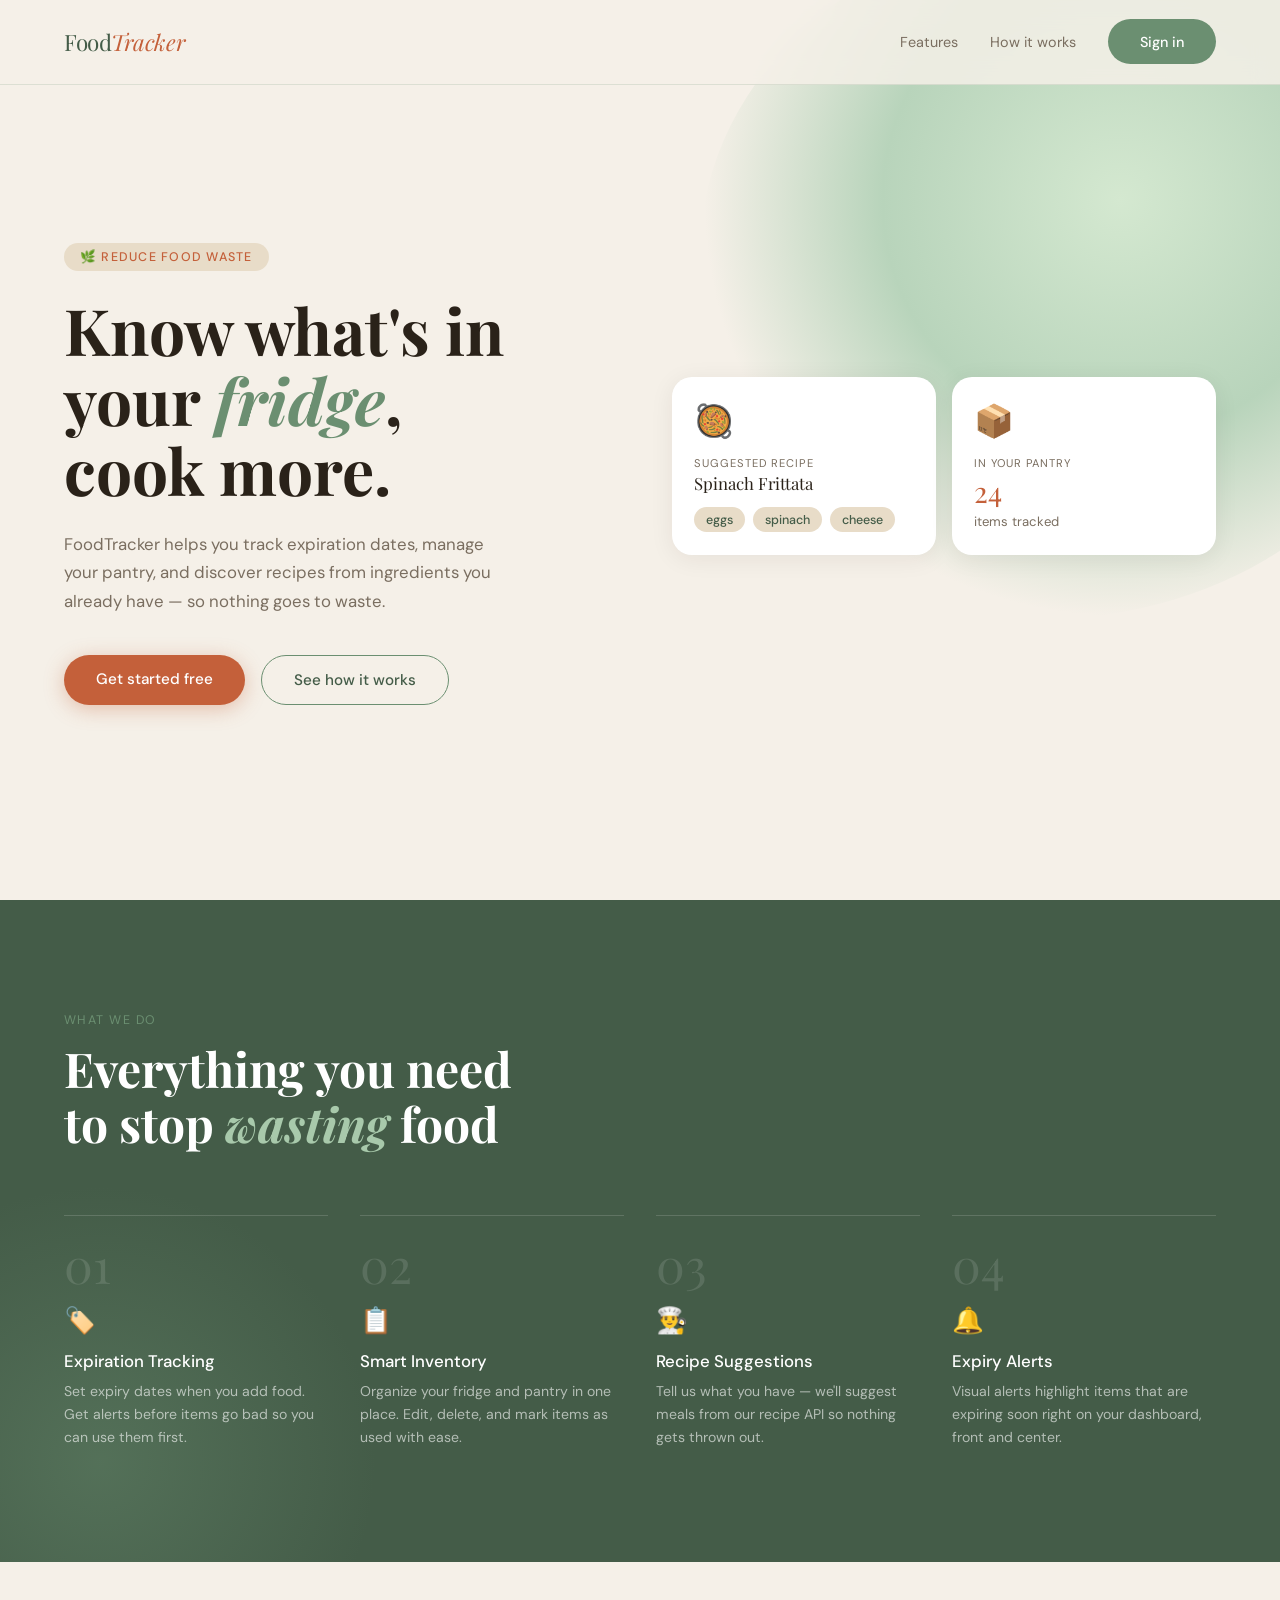
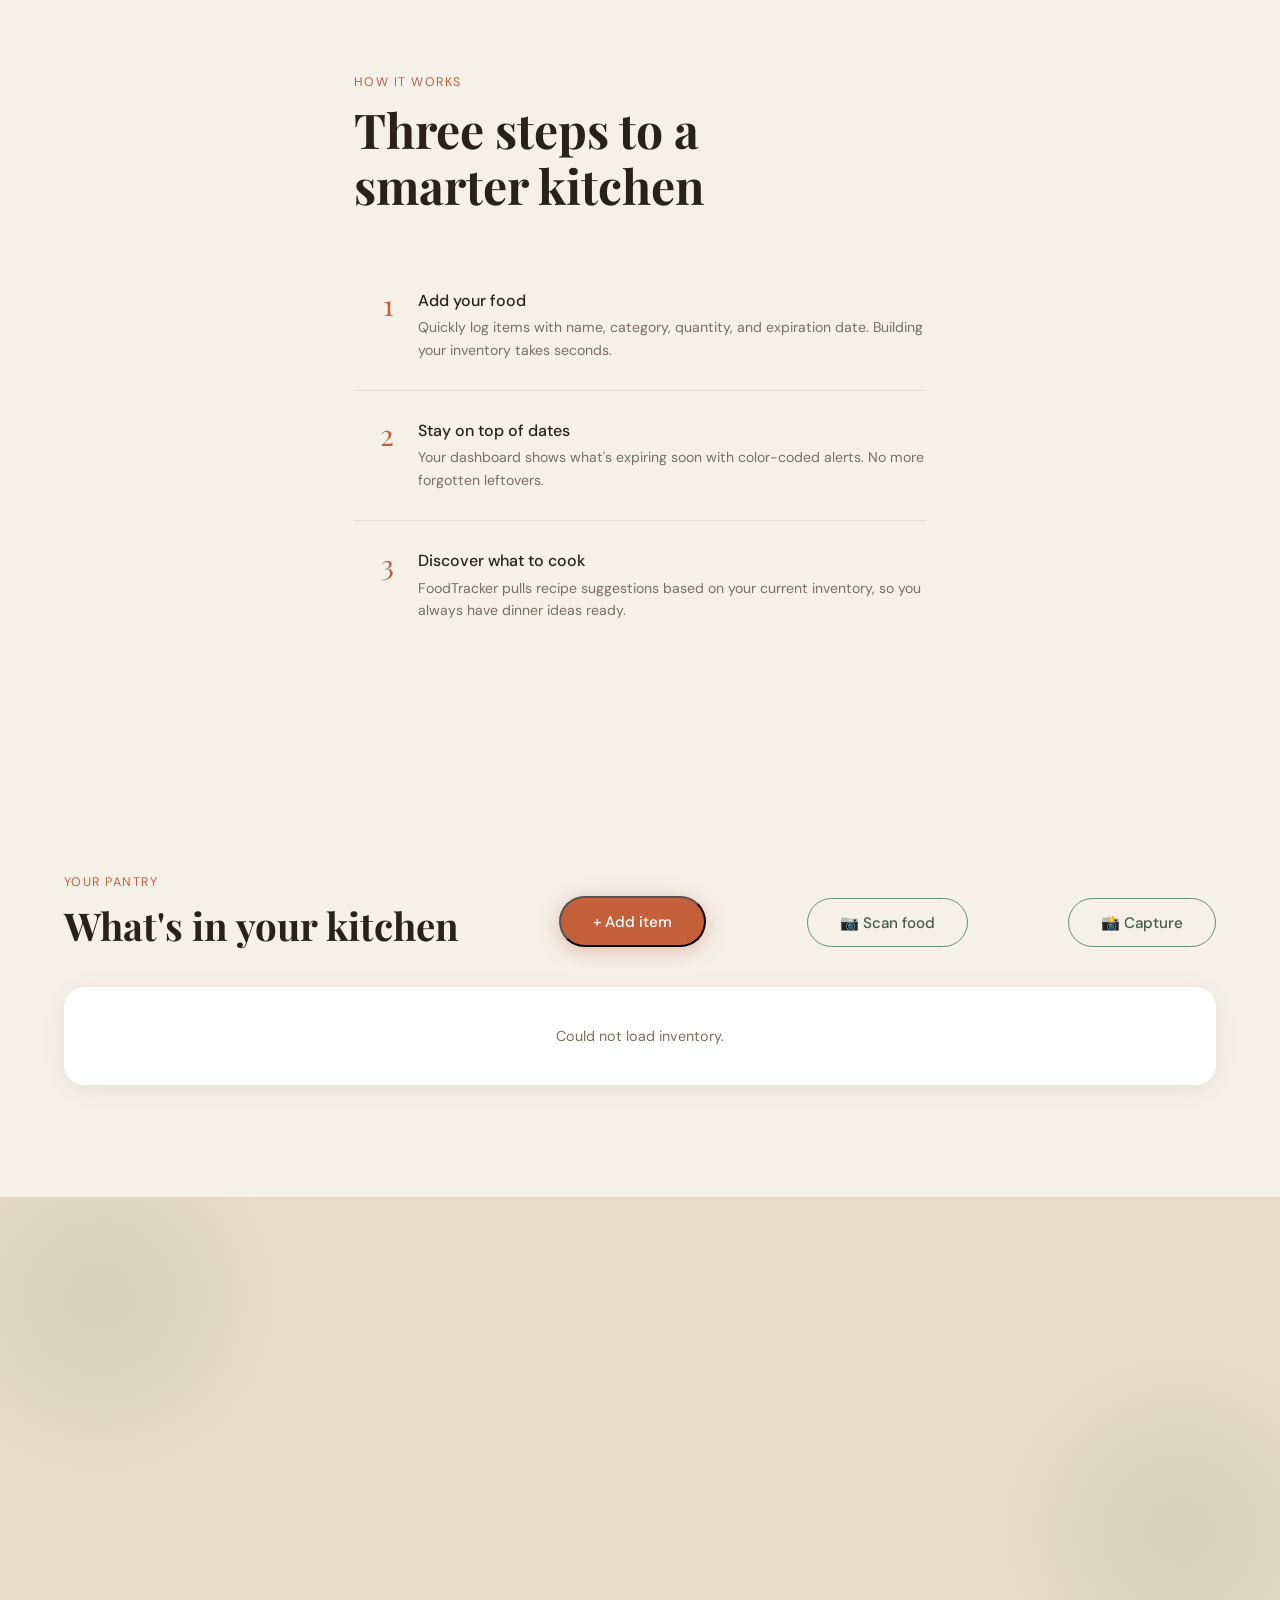
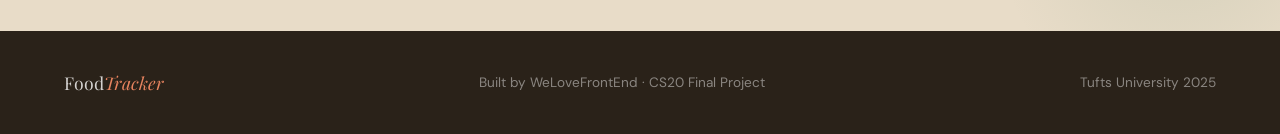
<file: index.html>
<!DOCTYPE html>
<html lang="en">
<head>
  <meta charset="UTF-8" />
  <meta name="viewport" content="width=device-width, initial-scale=1.0" />
  <title>FoodTracker — Waste Less, Cook More</title>
  <link href="https://fonts.googleapis.com/css2?family=Playfair+Display:ital,wght@0,700;1,400&family=DM+Sans:wght@300;400;500&display=swap" rel="stylesheet" />
  <link rel="stylesheet" href="styles.css" />
</head>
<body>

  <nav>
    <a class="nav-logo" href="#">Food<span>Tracker</span></a>
    <div class="nav-links">
      <a href="#features">Features</a>
      <a href="#how">How it works</a>
      <a href="login.html" class="btn btn-nav">Sign in</a>
    </div>
  </nav>

  <section class="hero">
    <div class="hero-text">
      <span class="tag">🌿 Reduce food waste</span>
      <h1>Know what's in<br>your <em>fridge</em>,<br>cook more.</h1>
      <p class="hero-sub">FoodTracker helps you track expiration dates, manage your pantry, and discover recipes from ingredients you already have — so nothing goes to waste.</p>
      <div class="hero-actions">
        <a href="register.html" class="btn btn-primary">Get started free</a>
        <a href="#how" class="btn btn-secondary">See how it works</a>
      </div>
    </div>

    <div class="hero-visual">
      <div class="card">
        <span class="card-icon">🥘</span>
        <span class="card-label">Suggested recipe</span>
        <div class="card-title">Spinach Frittata</div>
        <div class="recipe-chips">
          <span class="chip">eggs</span>
          <span class="chip">spinach</span>
          <span class="chip">cheese</span>
        </div>
      </div>
      <div class="card">
        <span class="card-icon">📦</span>
        <span class="card-label">In your pantry</span>
        <div class="card-title" style="font-size:1.8rem;font-family:'Playfair Display',serif;color:var(--rust);">24</div>
        <div style="font-size:0.82rem;color:var(--muted);margin-top:0.2rem;">items tracked</div>
      </div>
    </div>
  </section>

  <section class="features" id="features">
    <div class="reveal">
      <span class="section-tag">What we do</span>
      <h2 class="section-title">Everything you need to stop <em>wasting</em> food</h2>
    </div>
    <div class="feat-grid">
      <div class="feat-item reveal">
        <div class="feat-num">01</div>
        <span class="feat-icon">🏷️</span>
        <div class="feat-title">Expiration Tracking</div>
        <p class="feat-desc">Set expiry dates when you add food. Get alerts before items go bad so you can use them first.</p>
      </div>
      <div class="feat-item reveal">
        <div class="feat-num">02</div>
        <span class="feat-icon">📋</span>
        <div class="feat-title">Smart Inventory</div>
        <p class="feat-desc">Organize your fridge and pantry in one place. Edit, delete, and mark items as used with ease.</p>
      </div>
      <div class="feat-item reveal">
        <div class="feat-num">03</div>
        <span class="feat-icon">👨‍🍳</span>
        <div class="feat-title">Recipe Suggestions</div>
        <p class="feat-desc">Tell us what you have — we'll suggest meals from our recipe API so nothing gets thrown out.</p>
      </div>
      <div class="feat-item reveal">
        <div class="feat-num">04</div>
        <span class="feat-icon">🔔</span>
        <div class="feat-title">Expiry Alerts</div>
        <p class="feat-desc">Visual alerts highlight items that are expiring soon right on your dashboard, front and center.</p>
      </div>
    </div>
  </section>

  <section class="how" id="how">
    <div>
      <span class="section-tag" style="color:var(--rust);">How it works</span>
      <h2 class="section-title" style="max-width:400px;margin-bottom:0;">Three steps to a smarter kitchen</h2>
      <div class="how-steps" style="margin-top:3rem;">
        <div class="step reveal">
          <div class="step-num">1</div>
          <div class="step-content">
            <h3>Add your food</h3>
            <p>Quickly log items with name, category, quantity, and expiration date. Building your inventory takes seconds.</p>
          </div>
        </div>
        <div class="step reveal">
          <div class="step-num">2</div>
          <div class="step-content">
            <h3>Stay on top of dates</h3>
            <p>Your dashboard shows what's expiring soon with color-coded alerts. No more forgotten leftovers.</p>
          </div>
        </div>
        <div class="step reveal">
          <div class="step-num">3</div>
          <div class="step-content">
            <h3>Discover what to cook</h3>
            <p>FoodTracker pulls recipe suggestions based on your current inventory, so you always have dinner ideas ready.</p>
          </div>
        </div>
      </div>
    </div>
  </section>

  <section class="inventory-section" id="inventory">
    <div class="inventory-header reveal">
      <div>
        <span class="section-tag" style="color:var(--rust);">Your pantry</span>
        <h2 class="inventory-title">What's in your kitchen</h2>
      </div>
      <button class="btn btn-primary" id="add-item-btn">+ Add item</button>
      <button class="btn btn-secondary" id="open-camera-btn">📷 Scan food</button>
      <!-- show the camera view -->
      <video id="video" autoplay style="display:none;"></video>
      <canvas id="canvas" style="display:none;"></canvas>
      <button class="btn btn-secondary" id="capture-btn">📸 Capture</button>
    </div>

    <div class="add-form reveal" id="add-form" style="display:none;">
      <h3 class="form-title">Add a new item</h3>
      <div class="form-grid">
        <div class="form-group"><label for="item-name">Item name</label><input type="text" id="item-name" placeholder="e.g. Spinach" /></div>
        <div class="form-group"><label for="item-category">Category</label><select id="item-category"><option value="produce">Produce</option><option value="dairy">Dairy</option><option value="meat">Meat</option><option value="pantry">Pantry</option><option value="frozen">Frozen</option><option value="other">Other</option></select></div>
        <div class="form-group"><label for="item-quantity">Quantity</label><input type="text" id="item-quantity" placeholder="e.g. 1 bag" /></div>
        <div class="form-group"><label for="item-expiry">Expiration date</label><input type="date" id="item-expiry" /></div>
      </div>
      <div class="form-actions">
        <button class="btn btn-primary" id="submit-item">Save item</button>
        <button class="btn btn-secondary" id="cancel-item">Cancel</button>
      </div>
      <p class="form-msg" id="form-msg"></p>
    </div>

    <div class="inv-table-wrap reveal">
      <div class="inv-loading" id="inv-loading">Loading your inventory2026</div>
      <table class="inv-table" id="inv-table" style="display:none;">
        <thead><tr><th>Item</th><th>Category</th><th>Quantity</th><th>Added</th><th>Actions</th></tr></thead>
        <tbody id="inv-body"></tbody>
      </table>
      <p class="inv-empty" id="inv-empty" style="display:none;">No items yet 2014 add something above!</p>
    </div>
  </section>

  <section class="cta-section">
    <div class="cta-inner reveal">
      <h2>Ready to waste <em>less</em>?</h2>
      <p>Join FoodTracker and take control of what's in your kitchen — one item at a time.</p>
      <a href="register.html" class="btn btn-primary" style="font-size:1rem;padding:1rem 2.5rem;">Create your free account</a>
    </div>
  </section>

  <footer>
    <span class="logo">Food<span>Tracker</span></span>
    <span>Built by WeLoveFrontEnd · CS20 Final Project</span>
    <span>Tufts University 2025</span>
  </footer>

  <script src="main.js" defer></script>
</body>
</html>
</file>
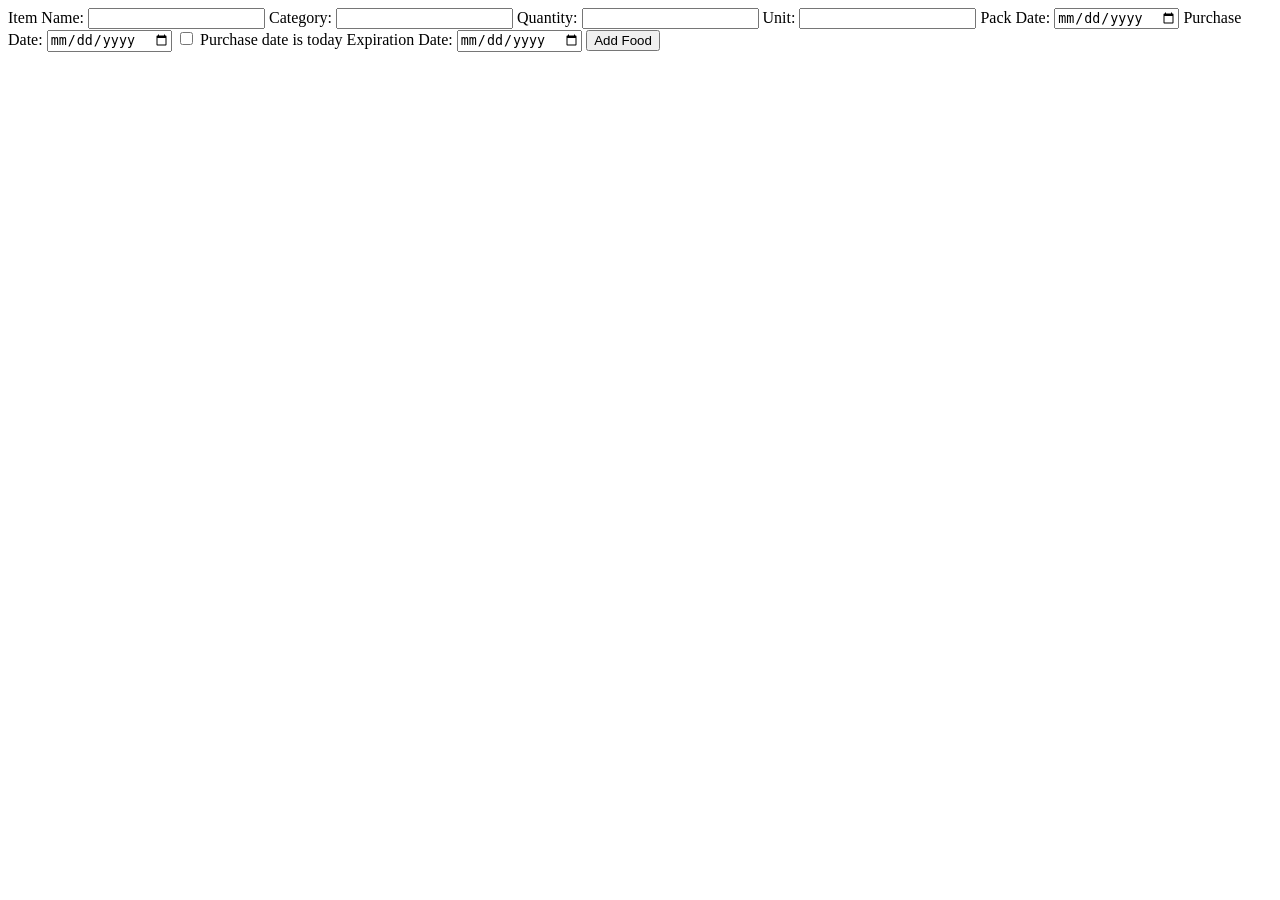
<file: backend/food_add.html>
<html>
<head>
    <title>Add Food Test Page</title>
</head>
<body>
<form action="food_add.php" method="POST">
    <label for="item_name">Item Name:</label>
    <input type="text" name="item_name" id="item_name" required>

    <label for="category">Category:</label>
    <input type="text" name="category" id="category">

    <label for="quantity">Quantity:</label>
    <input type="number" step="0.01" name="quantity" id="quantity" required>

    <label for="unit">Unit:</label>
    <input type="text" name="unit" id="unit">

    <label for="pack_date">Pack Date:</label>
    <input type="date" name="pack_date" id="pack_date">

    <label for="purchase_date">Purchase Date:</label>
    <input type="date" name="purchase_date" id="purchase_date">

    <label>
        <input type="checkbox" name="purchase_today" value="1">
        Purchase date is today
    </label>

    <label for="expiration_date">Expiration Date:</label>
    <input type="date" name="expiration_date" id="expiration_date" required>

    <button type="submit">Add Food</button>
</form>

</body>
</html>
</file>
<file: styles.css>
*, *::before, *::after { box-sizing: border-box; margin: 0; padding: 0; }

:root {
  --cream:   #f5f0e8;
  --sage:    #6b8f71;
  --sage-dk: #445c48;
  --rust:    #c4603a;
  --rust-lt: #e8845f;
  --warm:    #e8dcc8;
  --text:    #2a2219;
  --muted:   #7a6e60;
}

html { scroll-behavior: smooth; }

body {
  font-family: 'DM Sans', sans-serif;
  background: var(--cream);
  color: var(--text);
  overflow-x: hidden;
}

nav {
  position: fixed; top: 0; left: 0; right: 0; z-index: 100;
  display: flex; align-items: center; justify-content: space-between;
  padding: 1.2rem 5%;
  background: rgba(245,240,232,0.85);
  backdrop-filter: blur(12px);
  border-bottom: 1px solid rgba(107,143,113,0.18);
}

.nav-logo {
  font-family: 'Playfair Display', serif;
  font-size: 1.4rem;
  color: var(--sage-dk);
  text-decoration: none;
  letter-spacing: -0.02em;
}

.nav-logo span { color: var(--rust); font-style: italic; }

.nav-links { display: flex; gap: 2rem; align-items: center; }

.nav-links a {
  text-decoration: none;
  color: var(--muted);
  font-size: 0.9rem;
  font-weight: 400;
  transition: color .2s;
}

.nav-links a:hover { color: var(--sage-dk); }

.btn-nav {
  background: var(--sage);
  color: #fff !important;
  padding: 0.5rem 1.3rem;
  border-radius: 100px;
  font-weight: 500 !important;
  transition: background .2s, transform .15s !important;
}

.btn-nav:hover { background: var(--sage-dk) !important; transform: translateY(-1px); }

.hero {
  min-height: 100vh;
  display: grid;
  grid-template-columns: 1fr 1fr;
  align-items: center;
  padding: 7rem 5% 4rem;
  gap: 4rem;
  position: relative;
  overflow: hidden;
}

.hero::before {
  content: '';
  position: absolute;
  width: 700px; height: 700px;
  right: -120px; top: -80px;
  background: radial-gradient(ellipse at 60% 40%, #d4e8d0 0%, #b8d4bb 40%, transparent 70%);
  border-radius: 60% 40% 55% 45% / 50% 60% 40% 55%;
  animation: blob 10s ease-in-out infinite alternate;
  z-index: 0;
}

@keyframes blob {
  0%   { border-radius: 60% 40% 55% 45% / 50% 60% 40% 55%; }
  50%  { border-radius: 42% 58% 44% 56% / 60% 44% 56% 40%; }
  100% { border-radius: 55% 45% 60% 40% / 45% 55% 50% 50%; }
}

.hero-text { position: relative; z-index: 1; }

.tag {
  display: inline-block;
  background: var(--warm);
  color: var(--rust);
  font-size: 0.78rem;
  font-weight: 500;
  letter-spacing: 0.1em;
  text-transform: uppercase;
  padding: 0.35rem 1rem;
  border-radius: 100px;
  margin-bottom: 1.5rem;
  opacity: 0;
  animation: fadeUp .6s .1s ease forwards;
}

h1 {
  font-family: 'Playfair Display', serif;
  font-size: clamp(2.6rem, 5vw, 4.2rem);
  line-height: 1.1;
  color: var(--text);
  margin-bottom: 1.5rem;
  opacity: 0;
  animation: fadeUp .6s .25s ease forwards;
}

h1 em {
  font-style: italic;
  color: var(--sage);
}

.hero-sub {
  font-size: 1.05rem;
  color: var(--muted);
  line-height: 1.7;
  max-width: 440px;
  margin-bottom: 2.5rem;
  opacity: 0;
  animation: fadeUp .6s .4s ease forwards;
}

.hero-actions {
  display: flex; gap: 1rem; flex-wrap: wrap;
  opacity: 0;
  animation: fadeUp .6s .55s ease forwards;
}

.btn {
  display: inline-block;
  padding: 0.85rem 2rem;
  border-radius: 100px;
  font-family: 'DM Sans', sans-serif;
  font-size: 0.95rem;
  font-weight: 500;
  text-decoration: none;
  cursor: pointer;
  transition: transform .2s, box-shadow .2s;
}

.btn:hover { transform: translateY(-2px); }

.btn-primary {
  background: var(--rust);
  color: #fff;
  box-shadow: 0 4px 20px rgba(196,96,58,0.35);
}

.btn-primary:hover { box-shadow: 0 8px 28px rgba(196,96,58,0.45); }

.btn-secondary {
  background: transparent;
  color: var(--sage-dk);
  border: 1.5px solid var(--sage);
}

.btn-secondary:hover { background: rgba(107,143,113,0.08); }

.hero-visual {
  position: relative; z-index: 1;
  display: grid;
  grid-template-columns: 1fr 1fr;
  grid-template-rows: auto auto;
  gap: 1rem;
  opacity: 0;
  animation: fadeIn .8s .4s ease forwards;
}

.card {
  background: #fff;
  border-radius: 20px;
  padding: 1.4rem;
  box-shadow: 0 4px 24px rgba(42,34,25,0.07);
  transition: transform .25s, box-shadow .25s;
}

.card:hover { transform: translateY(-4px); box-shadow: 0 12px 36px rgba(42,34,25,0.12); }

.card-big { grid-column: 1 / -1; display: none; }

.card-icon {
  font-size: 2rem;
  margin-bottom: 0.6rem;
  display: block;
}

.card-label {
  font-size: 0.7rem;
  text-transform: uppercase;
  letter-spacing: 0.08em;
  color: var(--muted);
  margin-bottom: 0.3rem;
}

.card-title {
  font-family: 'Playfair Display', serif;
  font-size: 1.05rem;
  color: var(--text);
}

.recipe-chips { display: flex; gap: 0.5rem; flex-wrap: wrap; margin-top: 0.8rem; }

.chip {
  background: var(--warm);
  border-radius: 100px;
  padding: 0.3rem 0.75rem;
  font-size: 0.78rem;
  color: var(--sage-dk);
  font-weight: 500;
}

.features {
  padding: 7rem 5%;
  background: var(--sage-dk);
  color: #fff;
  position: relative;
  overflow: hidden;
}

.features::before {
  content: '';
  position: absolute;
  width: 600px; height: 600px;
  left: -200px; bottom: -200px;
  background: radial-gradient(circle, rgba(107,143,113,0.4) 0%, transparent 65%);
  pointer-events: none;
}

.section-tag {
  font-size: 0.78rem;
  text-transform: uppercase;
  letter-spacing: 0.12em;
  color: var(--sage);
  margin-bottom: 0.8rem;
  display: block;
}

.section-title {
  font-family: 'Playfair Display', serif;
  font-size: clamp(2rem, 4vw, 3rem);
  line-height: 1.15;
  margin-bottom: 4rem;
  max-width: 500px;
}

.section-title em { color: #a8c9ab; font-style: italic; }

.feat-grid {
  display: grid;
  grid-template-columns: repeat(auto-fit, minmax(240px, 1fr));
  gap: 2rem;
  position: relative; z-index: 1;
}

.feat-item {
  border-top: 1px solid rgba(255,255,255,0.15);
  padding-top: 1.5rem;
}

.feat-num {
  font-family: 'Playfair Display', serif;
  font-size: 3rem;
  color: rgba(255,255,255,0.12);
  line-height: 1;
  margin-bottom: 1rem;
}

.feat-icon { font-size: 1.6rem; margin-bottom: 0.8rem; display: block; }

.feat-title {
  font-size: 1.05rem;
  font-weight: 500;
  margin-bottom: 0.5rem;
}

.feat-desc {
  font-size: 0.88rem;
  color: rgba(255,255,255,0.6);
  line-height: 1.65;
}

.how {
  padding: 7rem 5%;
  max-width: 700px;
  margin: 0 auto;
}

.how-steps { display: flex; flex-direction: column; gap: 0; }

.step {
  display: flex;
  gap: 1.5rem;
  padding: 1.8rem 0;
  border-bottom: 1px solid rgba(107,143,113,0.15);
  transition: background .2s;
}

.step:last-child { border-bottom: none; }

.step-num {
  font-family: 'Playfair Display', serif;
  font-size: 1.8rem;
  color: var(--rust);
  line-height: 1;
  flex-shrink: 0;
  width: 2.5rem;
  text-align: right;
}

.step-content h3 {
  font-size: 1rem;
  font-weight: 500;
  margin-bottom: 0.35rem;
  color: var(--text);
}

.step-content p {
  font-size: 0.88rem;
  color: var(--muted);
  line-height: 1.6;
}

.cta-section {
  padding: 7rem 5%;
  text-align: center;
  background: var(--warm);
  position: relative;
  overflow: hidden;
}

.cta-section::before, .cta-section::after {
  content: '';
  position: absolute;
  width: 400px; height: 400px;
  border-radius: 50%;
  background: radial-gradient(circle, rgba(107,143,113,0.15) 0%, transparent 65%);
}

.cta-section::before { left: -100px; top: -100px; }
.cta-section::after  { right: -100px; bottom: -100px; }

.cta-inner { position: relative; z-index: 1; }

.cta-section h2 {
  font-family: 'Playfair Display', serif;
  font-size: clamp(2rem, 4vw, 3.2rem);
  margin-bottom: 1rem;
  line-height: 1.15;
}

.cta-section h2 em { color: var(--rust); font-style: italic; }

.cta-section p {
  color: var(--muted);
  font-size: 1rem;
  margin-bottom: 2.5rem;
  max-width: 440px;
  margin-left: auto;
  margin-right: auto;
}

footer {
  background: var(--text);
  color: rgba(255,255,255,0.45);
  padding: 2.5rem 5%;
  display: flex;
  align-items: center;
  justify-content: space-between;
  font-size: 0.85rem;
  flex-wrap: wrap;
  gap: 1rem;
}

footer .logo {
  font-family: 'Playfair Display', serif;
  color: rgba(255,255,255,0.8);
  font-size: 1.1rem;
}

footer .logo span { color: var(--rust-lt); font-style: italic; }

@keyframes fadeUp {
  from { opacity: 0; transform: translateY(18px); }
  to   { opacity: 1; transform: translateY(0); }
}

@keyframes fadeIn {
  from { opacity: 0; }
  to   { opacity: 1; }
}

.reveal {
  opacity: 0;
  transform: translateY(24px);
  transition: opacity .6s ease, transform .6s ease;
}

.reveal.visible {
  opacity: 1;
  transform: translateY(0);
}

@media (max-width: 768px) {
  .hero { grid-template-columns: 1fr; padding-top: 5rem; gap: 2.5rem; }
  .hero::before { width: 400px; height: 400px; right: -60px; top: -40px; }
  .hero-visual { grid-template-columns: 1fr 1fr; }
  .how { grid-template-columns: 1fr; gap: 3rem; }
  .how-visual { order: -1; }
  nav .nav-links { display: none; }
  .inv-table th:nth-child(4),
  .inv-table td:nth-child(4) {display: none;}
}

.inventory-section {
  padding: 7rem 5%;
  background: var(--cream);
}

.inventory-header {
  display: flex;
  align-items: flex-end;
  justify-content: space-between;
  margin-bottom: 2.5rem;
  flex-wrap: wrap;
  gap: 1rem;
}

.inventory-title {
  font-family: 'Playfair Display', serif;
  font-size: clamp(1.8rem, 3vw, 2.6rem);
  color: var(--text);
  line-height: 1.15;
  margin-top: 0.4rem;
}

.add-form {
  background: #fff;
  border-radius: 20px;
  padding: 2rem;
  margin-bottom: 2rem;
  box-shadow: 0 4px 24px rgba(42,34,25,0.07);
}

.form-title {
  font-family: 'Playfair Display', serif;
  font-size: 1.1rem;
  color: var(--text);
  margin-bottom: 1.5rem;
}

.form-grid {
  display: grid;
  grid-template-columns: repeat(auto-fit, minmax(180px, 1fr));
  gap: 1rem;
  margin-bottom: 1.5rem;
}

.form-group {
  display: flex;
  flex-direction: column;
  gap: 0.4rem;
}

.form-group label {
  font-size: 0.78rem;
  text-transform: uppercase;
  letter-spacing: 0.08em;
  color: var(--muted);
  font-weight: 500;
}

.form-group input,
.form-group select {
  padding: 0.65rem 0.9rem;
  border: 1.5px solid var(--warm);
  border-radius: 10px;
  font-family: 'DM Sans', sans-serif;
  font-size: 0.9rem;
  color: var(--text);
  background: var(--cream);
  transition: border-color .2s;
  outline: none;
}

.form-group input:focus,
.form-group select:focus {
  border-color: var(--sage);
}

.form-actions {
  display: flex;
  gap: 0.75rem;
  flex-wrap: wrap;
}

.form-msg {
  margin-top: 0.8rem;
  font-size: 0.85rem;
  color: var(--sage-dk);
}

.inv-table-wrap {
  background: #fff;
  border-radius: 20px;
  box-shadow: 0 4px 24px rgba(42,34,25,0.07);
  overflow: hidden;
}

.inv-loading {
  padding: 2.5rem;
  text-align: center;
  color: var(--muted);
  font-size: 0.9rem;
}

.inv-table {
  width: 100%;
  border-collapse: collapse;
}

.inv-table thead {
  background: var(--warm);
}

.inv-table th {
  padding: 1rem 1.2rem;
  text-align: left;
  font-size: 0.72rem;
  text-transform: uppercase;
  letter-spacing: 0.1em;
  color: var(--muted);
  font-weight: 500;
}

.inv-table td {
  padding: 1rem 1.2rem;
  font-size: 0.9rem;
  color: var(--text);
  border-bottom: 1px solid var(--warm);
}

.inv-table tbody tr:last-child td {
  border-bottom: none;
}

.inv-table tbody tr {
  transition: background .15s;
}

.inv-table tbody tr:hover {
  background: rgba(245,240,232,0.6);
}

.cat-badge {
  display: inline-block;
  padding: 0.2rem 0.7rem;
  border-radius: 100px;
  font-size: 0.75rem;
  font-weight: 500;
  background: var(--warm);
  color: var(--sage-dk);
  text-transform: capitalize;
}

.inv-actions {
  display: flex;
  gap: 0.5rem;
}

.btn-icon {
  background: none;
  border: 1.5px solid var(--warm);
  border-radius: 8px;
  padding: 0.3rem 0.6rem;
  font-size: 0.8rem;
  cursor: pointer;
  color: var(--muted);
  transition: border-color .2s, color .2s;
}

.btn-icon:hover { border-color: var(--rust); color: var(--rust); }

.inv-empty {
  padding: 3rem;
  text-align: center;
  color: var(--muted);
  font-size: 0.95rem;
}

@media (max-width: 768px) {
  .inventory-header { align-items: flex-start; }
  .inv-table th:nth-child(3),
  .inv-table td:nth-child(3),
  .inv-table th:nth-child(4),
  .inv-table td:nth-child(4) { display: none; }
}
</file>
